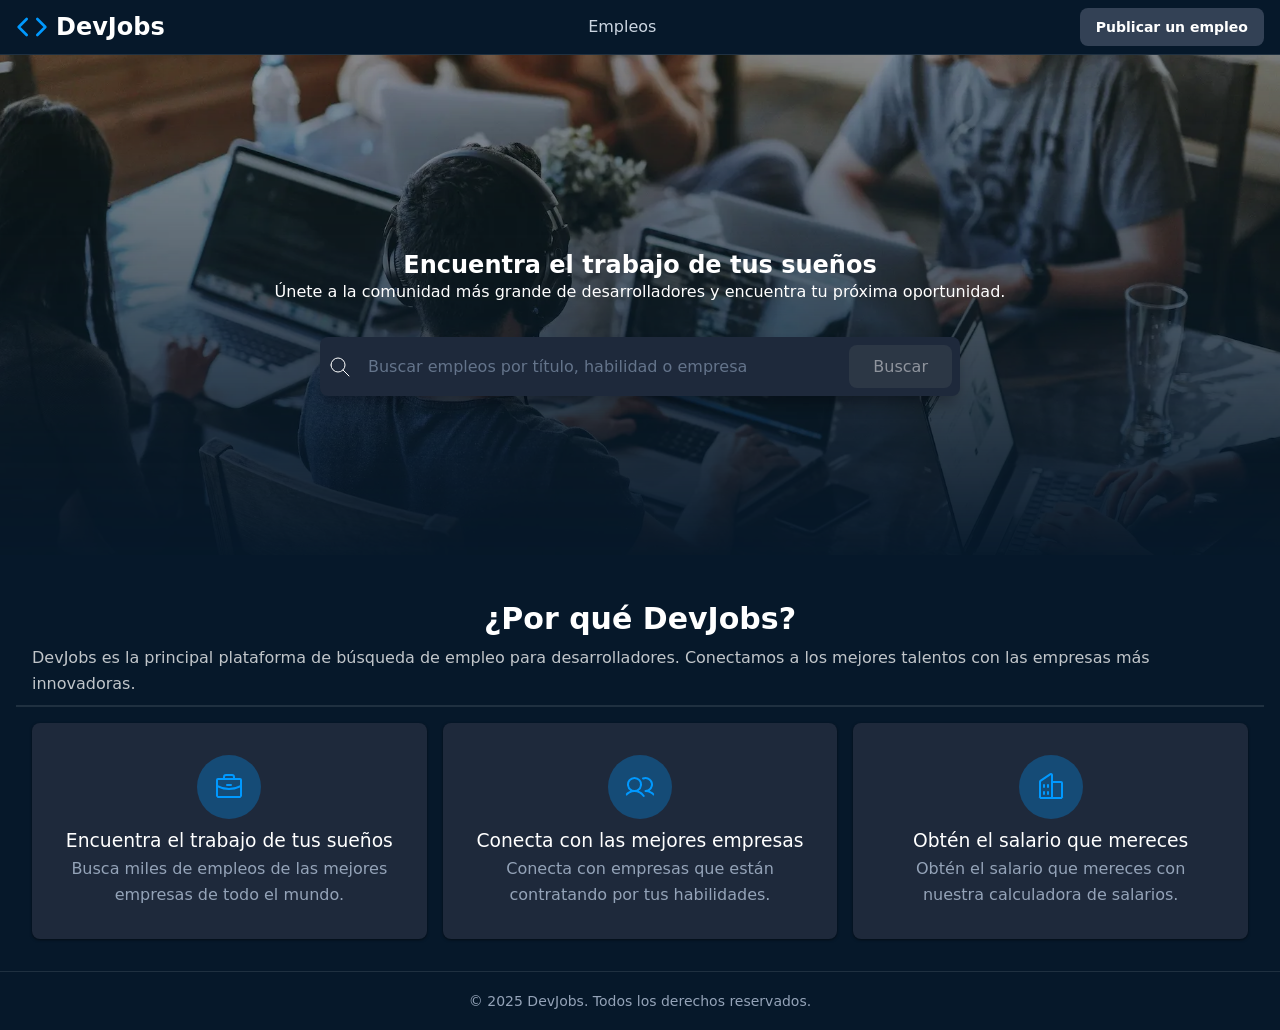
<file: 00-html-css/index.html>
<!DOCTYPE html>
<html lang="es">

<head>
  <title>DevJobs - Inicio</title>
  <meta charset="UTF-8" />
  <meta name="description" content="Encuentra las mejores ofertas de trabajo para desarrolladores en DevJobs.">

  <link rel="stylesheet" href="./styles.css" />
</head>

<body>
  <header>
    <h1>
      <svg fill="none" stroke="currentColor" stroke-linecap="round" stroke-linejoin="round" stroke-width="2"
        viewBox="0 0 24 24" xmlns="http://www.w3.org/2000/svg">
        <polyline points="16 18 22 12 16 6"></polyline>
        <polyline points="8 6 2 12 8 18"></polyline>
      </svg>
      DevJobs
    </h1>

    <nav>
      <!-- <a href="">
        Inicio
      </a> -->
      <a href="empleos.html">Empleos</a>
    </nav>

    <div>
      <a href="">Publicar un empleo</a>
      <!-- <a href="">Iniciar sesión</a> -->
    </div>
  </header>

  <main>
    <section>
      <img src="./background.webp" width="200" />

      <h1>Encuentra el trabajo de tus sueños</h1>

      <p>Únete a la comunidad más grande de desarrolladores y encuentra tu próxima oportunidad.</p>

      <form role="search">
        <div>
          <svg xmlns="http://www.w3.org/2000/svg" width="24" height="24" viewBox="0 0 24 24" fill="none"
            stroke="currentColor" stroke-width="1" stroke-linecap="round" stroke-linejoin="round"
            class="icon icon-tabler icons-tabler-outline icon-tabler-search">
            <path stroke="none" d="M0 0h24v24H0z" fill="none" />
            <path d="M10 10m-7 0a7 7 0 1 0 14 0a7 7 0 1 0 -14 0" />
            <path d="M21 21l-6 -6" />
          </svg>

          <input required type="text" placeholder="Buscar empleos por título, habilidad o empresa">

          <button disabled type="submit">Buscar</button>
        </div>
      </form>
    </section>

    <section>

      <header>
        <h2>¿Por qué DevJobs?</h2>
        <p>DevJobs es la principal plataforma de búsqueda de empleo para desarrolladores. Conectamos a los mejores
          talentos con las empresas más innovadoras.</p>
      </header>

      <footer>
        <article>
          <svg fill="currentColor" height="32" viewBox="0 0 256 256" width="32" xmlns="http://www.w3.org/2000/svg"
            aria-hidden="true">
            <path
              d="M216,56H176V48a24,24,0,0,0-24-24H104A24,24,0,0,0,80,48v8H40A16,16,0,0,0,24,72V200a16,16,0,0,0,16,16H216a16,16,0,0,0,16-16V72A16,16,0,0,0,216,56ZM96,48a8,8,0,0,1,8-8h48a8,8,0,0,1,8,8v8H96ZM216,72v41.61A184,184,0,0,1,128,136a184.07,184.07,0,0,1-88-22.38V72Zm0,128H40V131.64A200.19,200.19,0,0,0,128,152a200.25,200.25,0,0,0,88-20.37V200ZM104,112a8,8,0,0,1,8-8h32a8,8,0,0,1,0,16H112A8,8,0,0,1,104,112Z">
            </path>
          </svg>
          <h3>Encuentra el trabajo de tus sueños</h3>
          <p>Busca miles de empleos de las mejores empresas de todo el mundo.</p>
        </article>

        <article>
          <svg fill="currentColor" height="32" viewBox="0 0 256 256" width="32" xmlns="http://www.w3.org/2000/svg"
            aria-hidden="true">
            <path
              d="M117.25,157.92a60,60,0,1,0-66.5,0A95.83,95.83,0,0,0,3.53,195.63a8,8,0,1,0,13.4,8.74,80,80,0,0,1,134.14,0,8,8,0,0,0,13.4-8.74A95.83,95.83,0,0,0,117.25,157.92ZM40,108a44,44,0,1,1,44,44A44.05,44.05,0,0,1,40,108Zm210.14,98.7a8,8,0,0,1-11.07-2.33A79.83,79.83,0,0,0,172,168a8,8,0,0,1,0-16,44,44,0,1,0-16.34-84.87,8,8,0,1,1-5.94-14.85,60,60,0,0,1,55.53,105.64,95.83,95.83,0,0,1,47.22,37.71A8,8,0,0,1,250.14,206.7Z">
            </path>
          </svg>
          <h3>Conecta con las mejores empresas</h3>
          <p>Conecta con empresas que están contratando por tus habilidades.</p>
        </article>

        <article>
          <svg fill="currentColor" height="32" viewBox="0 0 256 256" width="32" xmlns="http://www.w3.org/2000/svg"
            aria-hidden="true">
            <path
              d="M240,208H224V96a16,16,0,0,0-16-16H144V32a16,16,0,0,0-24.88-13.32L39.12,72A16,16,0,0,0,32,85.34V208H16a8,8,0,0,0,0,16H240a8,8,0,0,0,0-16ZM208,96V208H144V96ZM48,85.34,128,32V208H48ZM112,112v16a8,8,0,0,1-16,0V112a8,8,0,1,1,16,0Zm-32,0v16a8,8,0,0,1-16,0V112a8,8,0,1,1,16,0Zm0,56v16a8,8,0,0,1-16,0V168a8,8,0,0,1,16,0Zm32,0v16a8,8,0,0,1-16,0V168a8,8,0,0,1,16,0Z">
            </path>
          </svg>
          <h3>Obtén el salario que mereces</h3>
          <p>Obtén el salario que mereces con nuestra calculadora de salarios.</p>
        </article>
      </footer>

    </section>
  </main>

  <footer>
    <small>&copy; 2025 DevJobs. Todos los derechos reservados.</small>
  </footer>

</body>

</html>
</file>
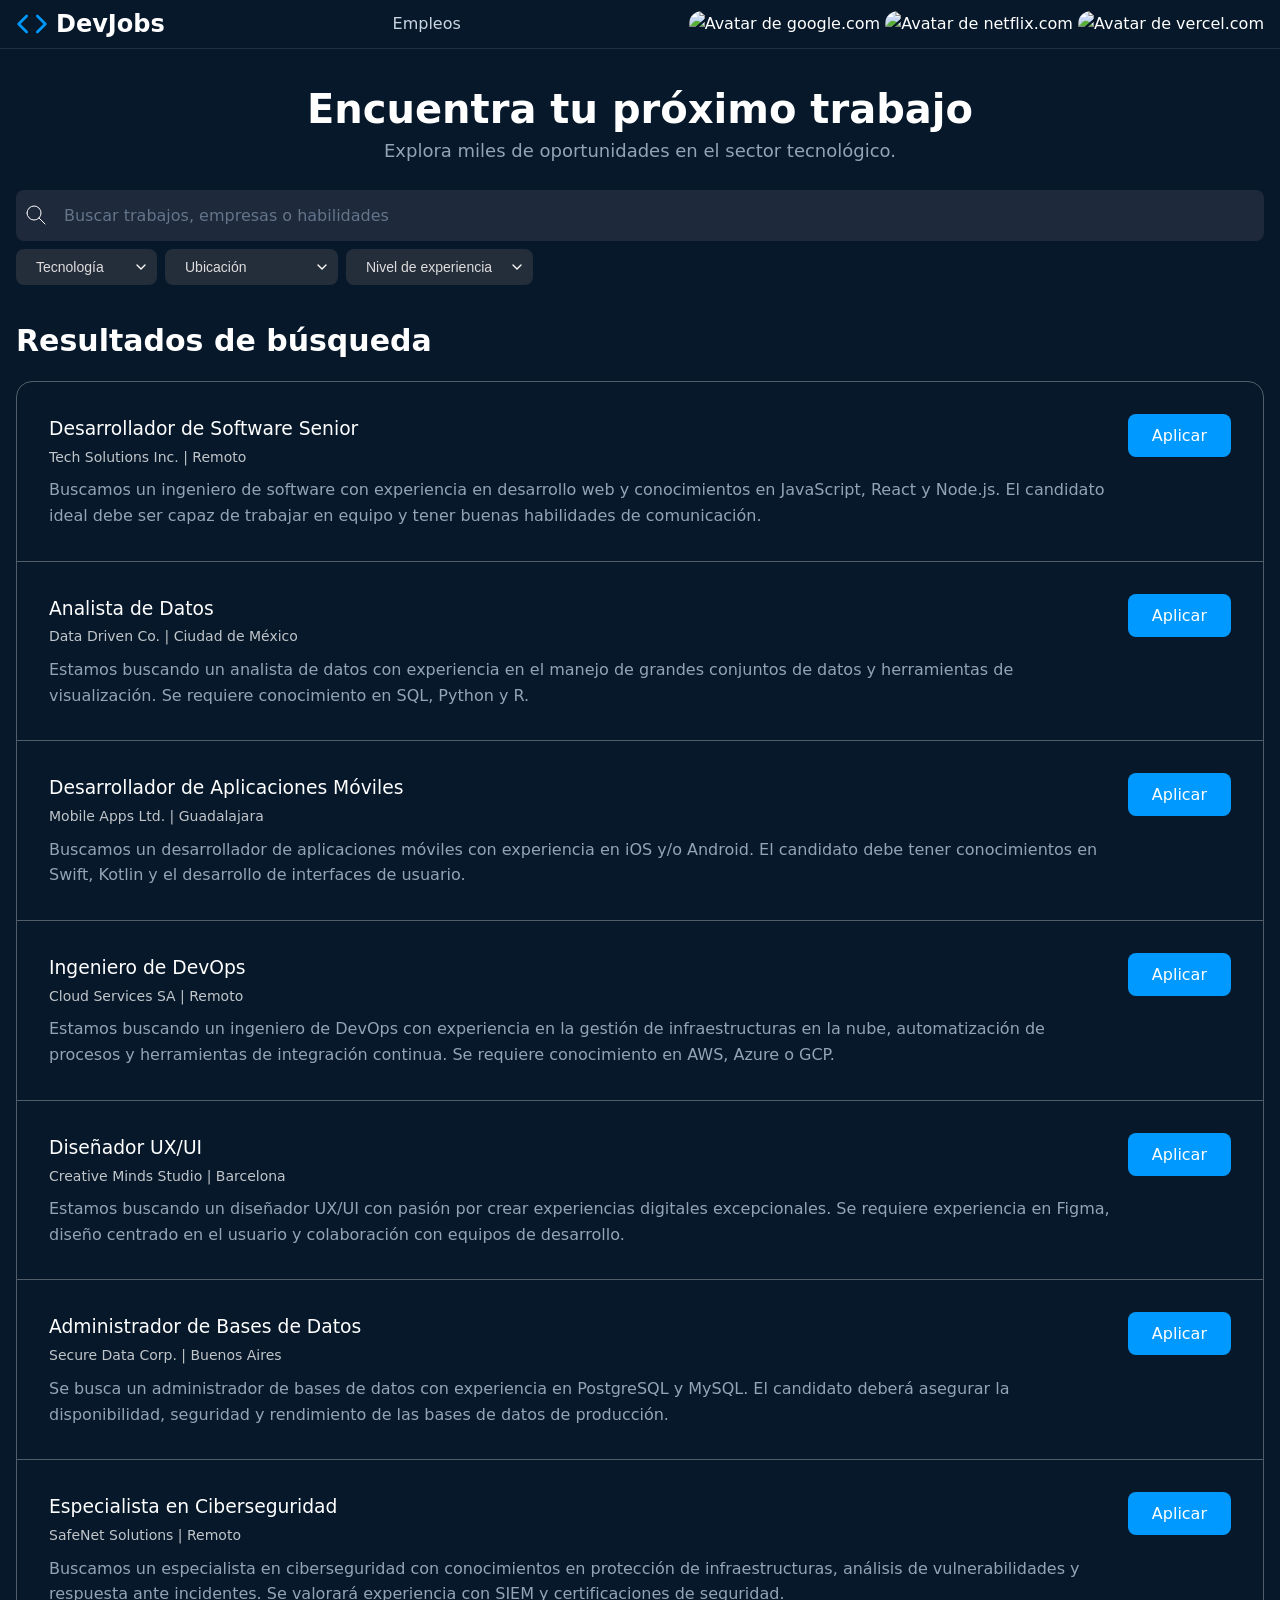
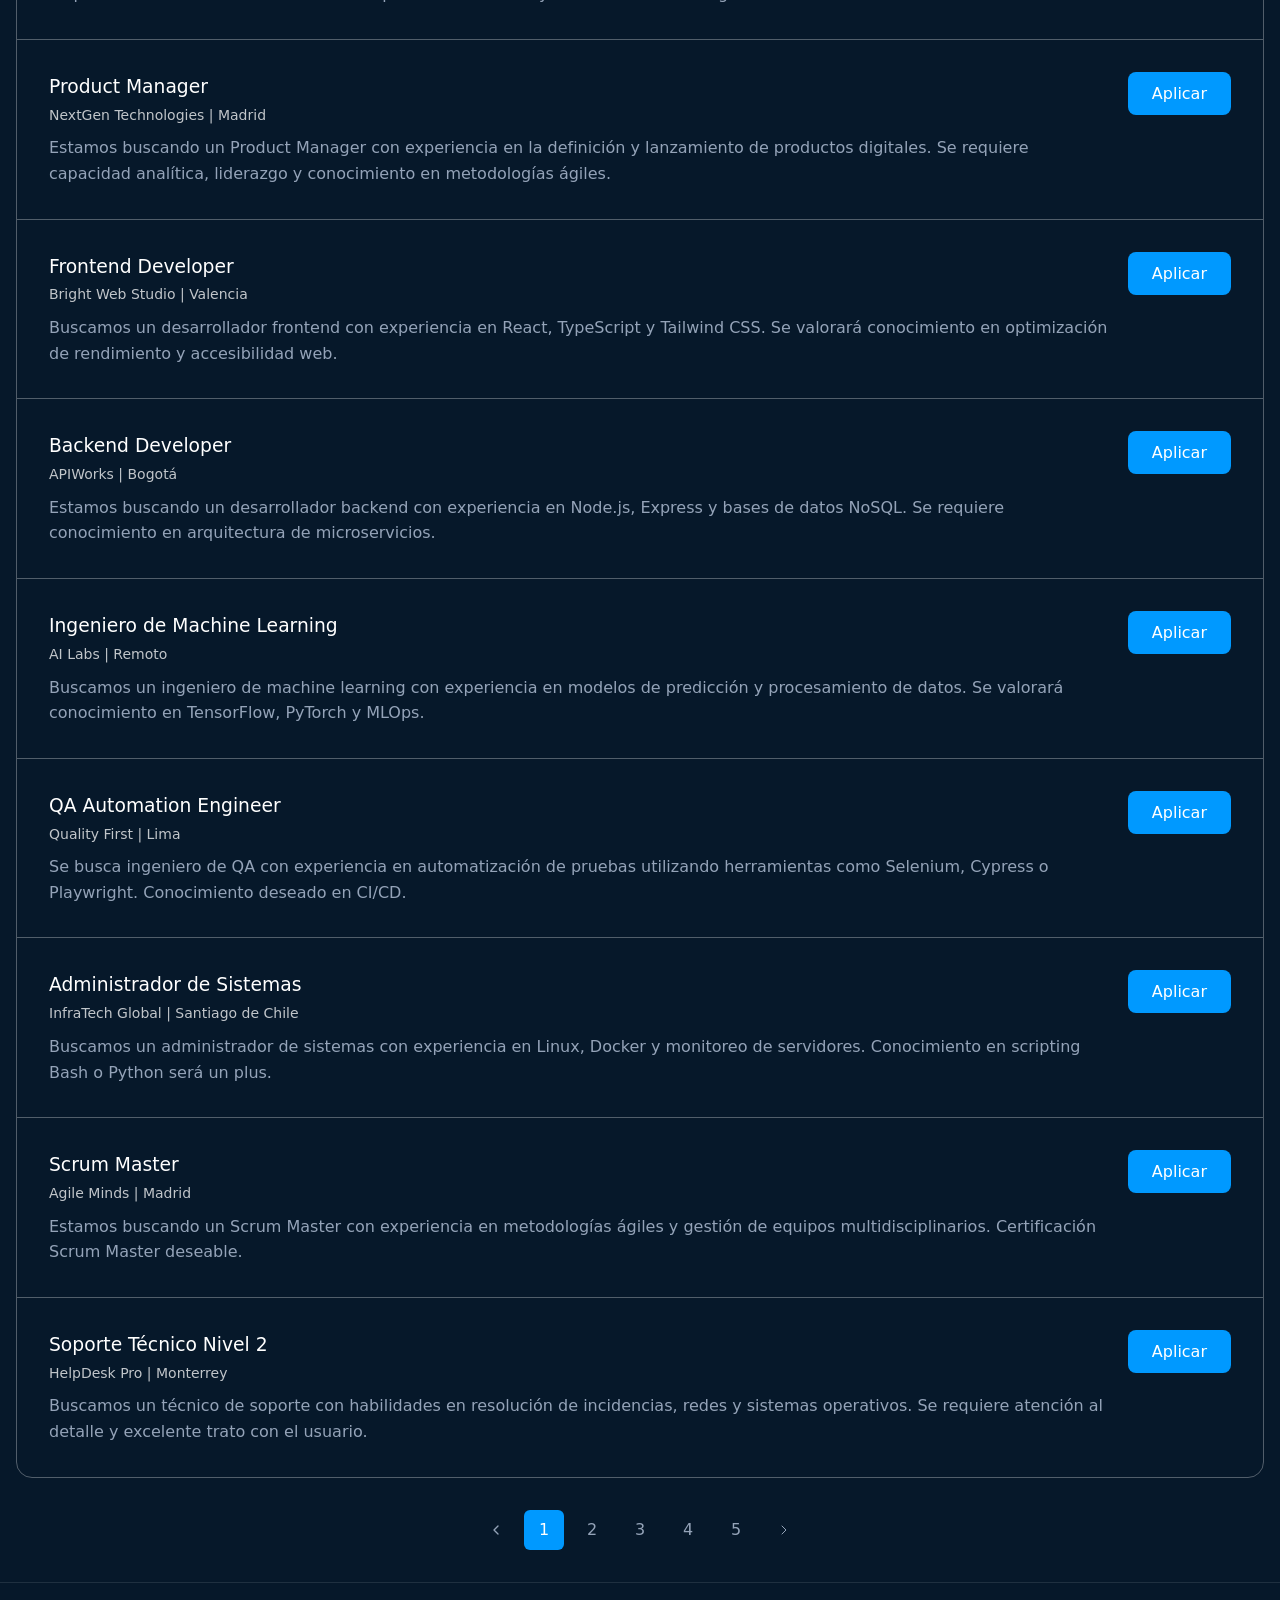
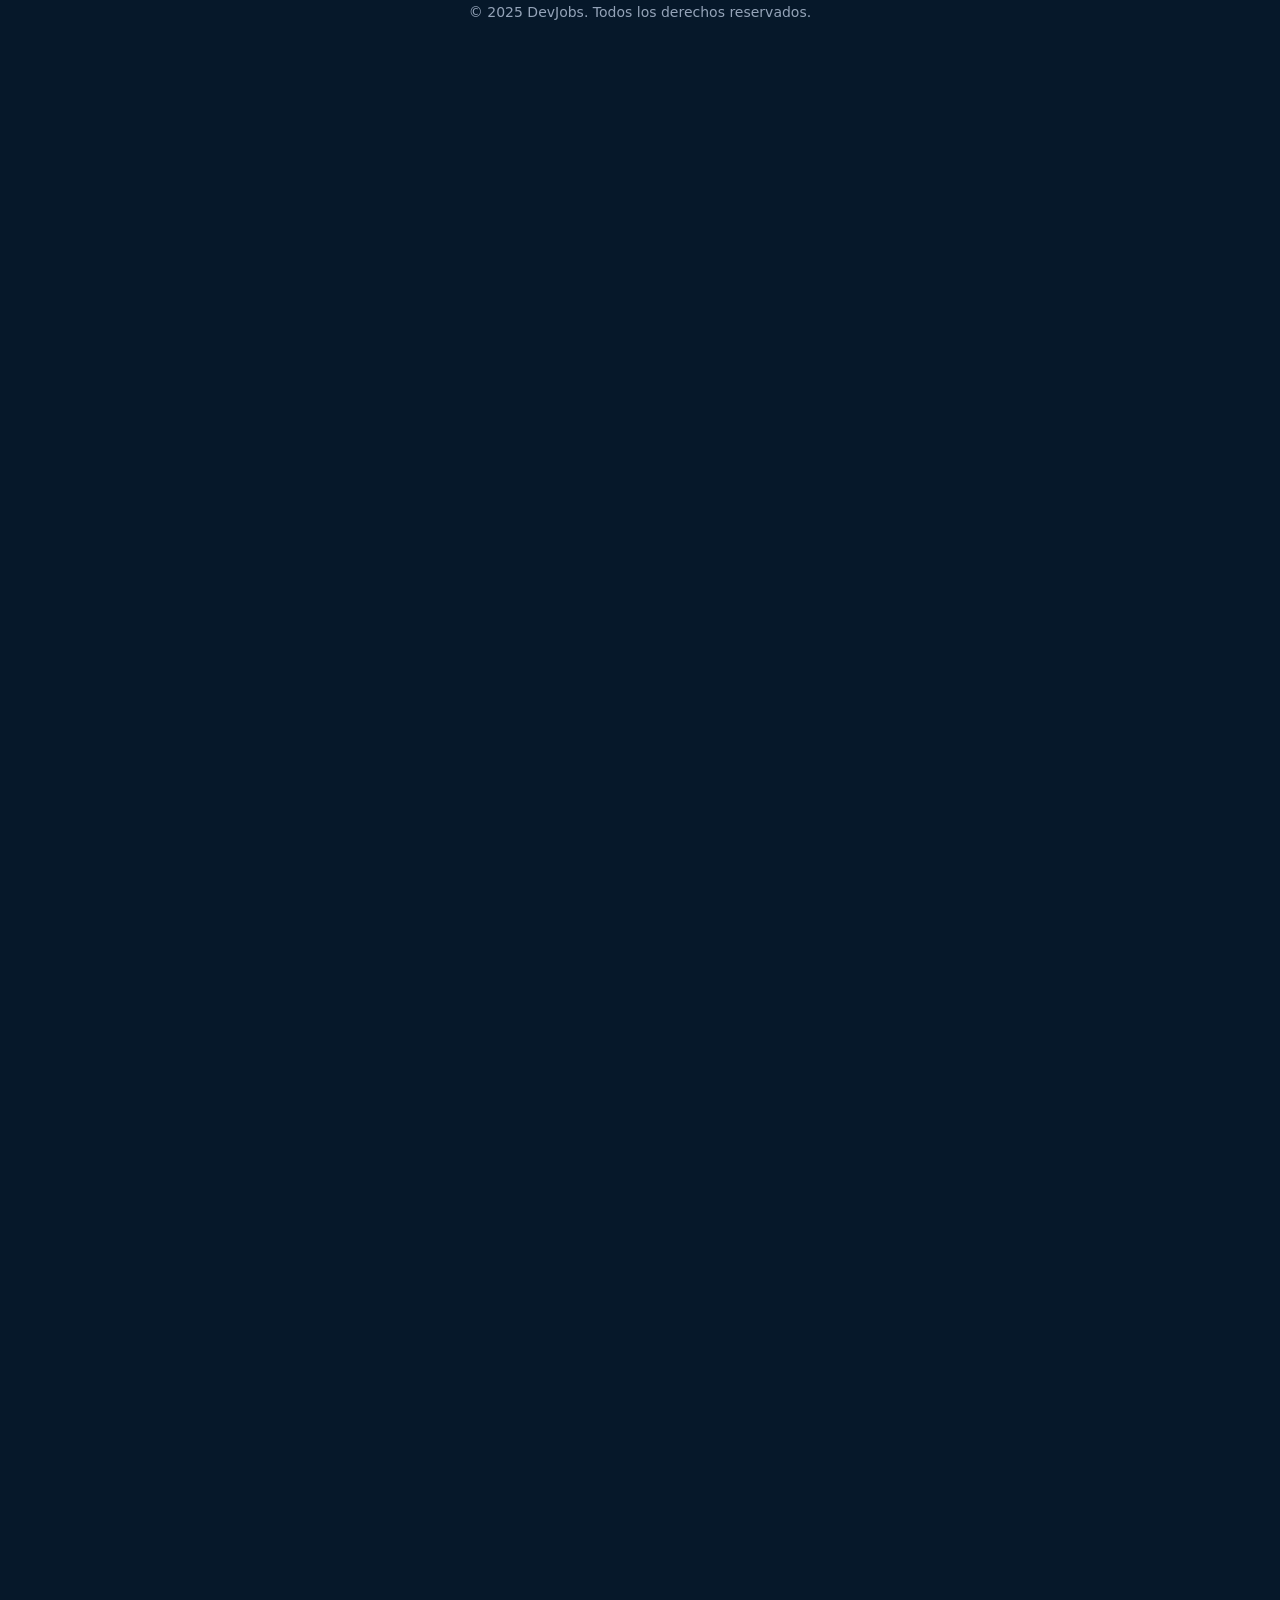
<file: 01-javascript/empleos.html>
<!DOCTYPE html>
<html lang="es">

<head>
  <title>DevJobs - Empleos</title>
  <meta charset="UTF-8" />
  <meta name="description" content="Listado con empleos y filtros para encontrar el trabajo de tus sueños.">

  <link rel="stylesheet" href="./styles.css" />

  <script type="module" src="./main.js"></script>
</head>

<body>
  <header>
    <h1>
      <svg fill="none" stroke="currentColor" stroke-linecap="round" stroke-linejoin="round" stroke-width="2"
        viewBox="0 0 24 24" xmlns="http://www.w3.org/2000/svg">
        <polyline points="16 18 22 12 16 6"></polyline>
        <polyline points="8 6 2 12 8 18"></polyline>
      </svg>
      DevJobs
    </h1>

    <nav>
      <!-- <a href="">
        Inicio
      </a> -->
      <a href="">Empleos</a>
    </nav>

    <div>
      <devjobs-avatar service="google" username="google.com" size="32">
      </devjobs-avatar>

      <devjobs-avatar service="google" username="netflix.com" size="32">
      </devjobs-avatar>

      <devjobs-avatar service="google" username="vercel.com" size="32">
      </devjobs-avatar>
    </div>
  </header>

  <main>
    <section class="jobs-search">
      <h1>Encuentra tu próximo trabajo</h1>
      <p>Explora miles de oportunidades en el sector tecnológico.</p>

      <form id="empleos-search-form" role="search">
        <div class="search-bar">
          <svg xmlns="http://www.w3.org/2000/svg" width="24" height="24" viewBox="0 0 24 24" fill="none"
            stroke="currentColor" stroke-width="1" stroke-linecap="round" stroke-linejoin="round"
            class="icon icon-tabler icons-tabler-outline icon-tabler-search">
            <path stroke="none" d="M0 0h24v24H0z" fill="none" />
            <path d="M10 10m-7 0a7 7 0 1 0 14 0a7 7 0 1 0 -14 0" />
            <path d="M21 21l-6 -6" />
          </svg>

          <input name="search" id="empleos-search-input" required type="text"
            placeholder="Buscar trabajos, empresas o habilidades">
        </div>

        <div class="search-filters">
          <select name="technology" id="filter-technology">
            <option value="">Tecnología</option>
            <optgroup label="Tecnologías populares">
              <option value="javascript">JavaScript</option>
              <option value="python">Python</option>
              <option value="react">React</option>
              <option value="nodejs">Node.js</option>
            </optgroup>
            <option value="java">Java</option>
            <hr />
            <option value="csharp">C#</option>
            <option value="c">C</option>
            <option value="c++">C++</option>
            <hr />
            <option value="ruby">Ruby</option>
            <option value="php">PHP</option>
          </select>

          <select name="location" id="filter-location">
            <option value="">Ubicación</option>
            <option value="remoto">Remoto</option>
            <option value="cdmx">Ciudad de México</option>
            <option value="guadalajara">Guadalajara</option>
            <option value="monterrey">Monterrey</option>
            <option value="barcelona">Barcelona</option>
          </select>

          <select name="experience-level" id="filter-experience-level">
            <option value="">Nivel de experiencia</option>
            <option value="junior">Junior</option>
            <option value="mid">Mid-level</option>
            <option value="senior">Senior</option>
            <option value="lead">Lead</option>
          </select>
        </div>
      </form>

      <span id="filter-selected-value"></span>
    </section>

    <section>
      <h2>Resultados de búsqueda</h2>

      <div class="jobs-listings">
        <!-- Aquí se insertan los empleos dinámicamente -->
      </div>

      <nav class="pagination">
        <a href="#"><svg width="16" height="16" viewBox="0 0 24 24" fill="none" stroke="currentColor" stroke-width="2"
            stroke-linecap="round" stroke-linejoin="round">
            <path stroke="none" d="M0 0h24v24H0z" fill="none" />
            <path d="M15 6l-6 6l6 6" />
          </svg></a>
        <a class="is-active" href="#">1</a>
        <a href="#">2</a>
        <a href="#">3</a>
        <a href="#">4</a>
        <a href="#">5</a>
        <a href="#"><svg width="16" height="16" viewBox="0 0 24 24" fill="none" stroke="currentColor" stroke-width="1.5"
            stroke-linecap="round" stroke-linejoin="round"
            class="icon icon-tabler icons-tabler-outline icon-tabler-chevron-right">
            <path stroke="none" d="M0 0h24v24H0z" fill="none" />
            <path d="M9 6l6 6l-6 6" />
          </svg></a>
      </nav>
    </section>
  </main>

  <footer style="padding-bottom: 2000px;">
    <small>&copy; 2025 DevJobs. Todos los derechos reservados.</small>
  </footer>
</body>

</html>
</file>
<file: 00-html-css/styles.css>
* {
  margin: 0;
  padding: 0;
  box-sizing: border-box;
}






:root {
  --primary: #3b4550;
  --primary-dark: #0a3d66;
  --primary-hover: #0d5ba8;
  --primary-light: #09f;
  --background: #06182a;
  --text-primary: #ffffff;
  --text-secondary: #cbd5e1;
  --text-muted: #94a3b8;
  --border: rgba(255, 255, 255, 0.1);
  --card-bg: #1e293b;
  --shadow: rgba(0, 0, 0, 0.3);
  --input-bg: #1e293b;
  --hsla-example: hsla(210, 100%, 56%, 1);
}










@font-face {
  font-family: 'Inter Variable';
  font-style: normal;
  font-display: swap;
  font-weight: 100 900;
  src: url(https://cdn.jsdelivr.net/fontsource/fonts/inter:vf@latest/latin-wght-normal.woff2) format('woff2-variations');
  unicode-range: U+0000-00FF,U+0131,U+0152-0153,U+02BB-02BC,U+02C6,U+02DA,U+02DC,U+0304,U+0308,U+0329,U+2000-206F,U+20AC,U+2122,U+2191,U+2193,U+2212,U+2215,U+FEFF,U+FFFD;
}










body {
  font-family: system-ui;
  background-color: var(--background);
  color: var(--text-primary);
  min-height: 100vh;
  display: flex;
  flex-direction: column;
  line-height: 1.6;
}













/* Títulos principales */
h1 {
  font-size: 1.5rem;
  line-height: 1.2;
  text-wrap: balance;
  display: flex;
  align-items: center;
  gap: 0.5rem;

  svg {
    width: 2rem;
    height: 2rem;
    color: var(--primary-light);
  }
}

h1 + p {
  text-wrap: balance;
  margin-bottom: 2rem
}

/* Header */
header {
  border-bottom: 1px solid var(--border);
  background: var(--background);
  padding: .5rem 1rem;
  display: flex;
  align-items: center;
  justify-content: space-between;
  gap: 2rem;

  h2 {
    font-size: 1.25rem;
    font-weight: 700;
    color: var(--text-primary);
  }
}

/* Navegación del header a otras páginas */
nav {
  align-items: center;
  gap: 1rem;
  display: flex;

  a {
    text-decoration: none;
    color: var(--text-secondary);
    transition: color 0.2s;
    font-weight: 500;

    &:hover, &:focus {
      color: var(--primary);
      outline: none;
    }
  }
}

/* Botones del Header */
header div a {
  padding: 0.5rem 1rem;
  border-radius: 0.5rem;
  background-color: #334155;
  color: var(--text-primary);
  display: inline-block;
  font-size: 0.875rem;
  font-weight: 700;
  text-decoration: none;
  /* TODO */
}

/* Hero */
main > section:nth-child(1) {
  height: 500px;
  text-align: center;
  display: flex;
  flex-direction: column;
  justify-content: center;
  align-items: center;

  h1 {
    padding-top: 36px;
  }

  & > img {
    position: absolute;
    width: 100%;
    height: 100%;
    object-fit: cover;
    z-index: -1;
    left: 0;
    right: 0;
    mask-image: linear-gradient(to bottom, rgba(16, 25, 34, 1) 5%, rgba(16, 25, 34, 0) 80%);
  }
}

/* Formulario de Búsqueda */
form {
  max-width: 42rem;
  width: 100%;
  margin: 0 auto;
  padding-inline: 1rem;
}

form > div {
  display: flex;
  align-items: center;
  background-color: var(--input-bg);
  border-radius: 0.5rem;
  box-shadow: 0 10px 15px -3px var(--shadow);
  padding: 0.5rem;
  gap: 0.5rem;
}

form span {
  padding-left: 0.75rem;
  color: var(--text-muted);
  display: flex;
  align-items: center;
  flex-shrink: 0;
}

form input[type="text"] {
  flex: 1;
  background: transparent;
  border: none;
  outline: none;
  color: var(--text-primary);
  padding: 0.75rem 0.5rem;
  font-size: 1rem;
  font-family: inherit;
}

form input[type="text"]::placeholder {
  color: #64748b;
}

button {
  padding: 0.75rem 1.5rem;
  border-radius: 0.5rem;
  background-color: var(--primary);
  color: white;
  font-weight: 400;
  border: none;
  cursor: pointer;
  transition: all 0.2s;
  font-family: inherit;
  font-size: 1rem;
  white-space: nowrap;

  &:hover, /* pseudo-clase que significa que el ratón está encima */
  &:focus { /* pseudo-clase que significa que el elemento tiene el foco */
    background-color: var(--primary-hover);
    outline: 2px solid white;
    outline-offset: 2px;
  }

  &:active { 
    transform: scale(0.90)
  }

  &:disabled {
    opacity: .5;
    pointer-events: none;
  }
}

/* Features Section */
main > section:nth-child(2) {
  padding-inline: 1rem;
  background-color: var(--background);
  padding-top: 2rem;

  & > header {
    gap: 2px;
    flex-direction: column;

    h2 {
      margin-bottom: 0;
    }

    p {
      opacity: .75;
    }
  }

  & > div {
    max-width: 1280px;
    margin: 0 auto;
  }
}

main > section:nth-child(2) h2 {
  font-size: 1.875rem;
  font-weight: 700;
  color: var(--text-primary);
  margin-bottom: 1rem;
}

main > section:nth-child(2) > div > div:first-child > p {
  font-size: 1.125rem;
  color: var(--text-muted);
  max-width: 42rem;
  margin: 0 auto;
}

/* Grid de Features */
main > section:nth-child(2) footer {
  display: grid;
  grid-template-columns: repeat(auto-fit, minmax(280px, 1fr));
  gap: 16px
}

/* Feature Cards */
/* article {
  background-color: var(--card-bg);
  padding: 2rem;
  margin-bottom: 16px;
  border-radius: 0.5rem;                   
  box-shadow: 0px 1px 3px 0 var(--shadow); 

  svg {
    color: var(--primary-light);          
    background: rgba(0, 153, 255, 0.3);  
    border-radius: 9999px;               
    width: 64px;                         
    height: 64px;                        
    padding: 16px;                       
  }

  h3 {
    font-weight: 500;
  }

  p {
    color: var(--text-muted);
  }
} */

/* Footer */
footer {
  background-color: var(--background);
  border-top: 1px solid var(--border);
  text-align: center;
  padding: 16px;

  small {
    color: var(--text-muted);
    font-size: 0.875rem;
  }
}

article {
  background-color: var(--card-bg);
  padding: 2rem;
  margin-bottom: 16px;
  border-radius: 0.5rem;
  box-shadow: 0px 1px 3px 0px rgba(0, 0, 0, 0.5);

  svg {
    color: var(--primary-light);
    background: rgba(0, 153, 255, .3);
    width: 64px;
    height: 64px;
    border-radius: 100%;
    padding: 16px;
  }

  p {
    color: var(--text-muted);
  }

  h3 {
    font-weight: 500;
  }
}
</file>
<file: 01-javascript/styles.css>
* {
  margin: 0;
  padding: 0;
  box-sizing: border-box;
}






:root {
  --primary: #3b4550;
  --primary-dark: #0a3d66;
  --primary-hover: #0d5ba8;
  --primary-light: #09f;
  --background: #06182a;
  --text-primary: #ffffff;
  --text-secondary: #cbd5e1;
  --text-muted: #94a3b8;
  --border: rgba(255, 255, 255, 0.1);
  --card-bg: #1e293b;
  --shadow: rgba(0, 0, 0, 0.3);
  --input-bg: #1e293b;
  --hsla-example: hsla(210, 100%, 56%, 1);
}










@font-face {
  font-family: 'Inter Variable';
  font-style: normal;
  font-display: swap;
  font-weight: 100 900;
  src: url(https://cdn.jsdelivr.net/fontsource/fonts/inter:vf@latest/latin-wght-normal.woff2) format('woff2-variations');
  unicode-range: U+0000-00FF,U+0131,U+0152-0153,U+02BB-02BC,U+02C6,U+02DA,U+02DC,U+0304,U+0308,U+0329,U+2000-206F,U+20AC,U+2122,U+2191,U+2193,U+2212,U+2215,U+FEFF,U+FFFD;
}










body {
  font-family: system-ui;
  background-color: var(--background);
  color: var(--text-primary);
  min-height: 100vh;
  display: flex;
  flex-direction: column;
  line-height: 1.6;
}



select {
  padding: 0.625rem 1.25rem;
  background-color: #242d3a;
  border: 0;
  border-radius: 0.5rem;
  font-size: 0.875rem;
  color: #ddd;
  cursor: pointer;
  transition: all 0.2s;
  appearance: none;
  background-image: url("data:image/svg+xml,%3Csvg xmlns='http://www.w3.org/2000/svg' width='16' height='16' viewBox='0 0 24 24' fill='none' stroke='white' stroke-width='2' stroke-linecap='round' stroke-linejoin='round'%3E%3Cpolyline points='6 9 12 15 18 9'/%3E%3C/svg%3E");
  background-repeat: no-repeat;
  background-position: right 0.5rem center;
  padding-right: 2.5rem;

  &:hover {
    background-color: var(--primary-hover);
    color: white;
  }

  &:focus {
    outline: 2px solid #1173d4;
    outline-offset: 2px;
  }
}









/* Títulos principales */
h1 {
  font-size: 1.5rem;
  line-height: 1.2;
  text-wrap: balance;
  display: flex;
  align-items: center;
  gap: 0.5rem;

  svg {
    width: 2rem;
    height: 2rem;
    color: var(--primary-light);
  }
}

h1 + p {
  text-wrap: balance;
  margin-bottom: 2rem
}

/* Header */
header {
  border-bottom: 1px solid var(--border);
  background: var(--background);
  padding: .5rem 1rem;
  display: flex;
  align-items: center;
  justify-content: space-between;
  gap: 2rem;

  h2 {
    font-size: 1.25rem;
    font-weight: 700;
    color: var(--text-primary);
  }
}

/* Navegación del header a otras páginas */
nav {
  align-items: center;
  gap: 1rem;
  display: flex;

  a {
    text-decoration: none;
    color: var(--text-secondary);
    transition: color 0.2s;
    font-weight: 500;

    &:hover, &:focus {
      color: var(--primary);
      outline: none;
    }
  }
}

/* Botones del Header */
header div a {
  padding: 0.5rem 1rem;
  border-radius: 0.5rem;
  background-color: #334155;
  color: var(--text-primary);
  display: inline-block;
  font-size: 0.875rem;
  font-weight: 700;
  text-decoration: none;
  /* TODO */
}

/* Hero */
main > section:nth-child(1) {
  height: 500px;
  text-align: center;
  display: flex;
  flex-direction: column;
  justify-content: center;
  align-items: center;

  h1 {
    padding-top: 36px;
  }

  & > img {
    position: absolute;
    width: 100%;
    height: 100%;
    object-fit: cover;
    z-index: -1;
    left: 0;
    right: 0;
    mask-image: linear-gradient(to bottom, rgba(16, 25, 34, 1) 5%, rgba(16, 25, 34, 0) 80%);
  }
}

/* Formulario de Búsqueda */
form {
  max-width: 42rem;
  width: 100%;
  margin: 0 auto;
  padding-inline: 1rem;
}

form > div {
  display: flex;
  align-items: center;
  background-color: var(--input-bg);
  border-radius: 0.5rem;
  box-shadow: 0 10px 15px -3px var(--shadow);
  padding: 0.5rem;
  gap: 0.5rem;
}

form span {
  padding-left: 0.75rem;
  color: var(--text-muted);
  display: flex;
  align-items: center;
  flex-shrink: 0;
}

form input[type="text"] {
  flex: 1;
  background: transparent;
  border: none;
  outline: none;
  color: var(--text-primary);
  padding: 0.75rem 0.5rem;
  font-size: 1rem;
  font-family: inherit;
}

form input[type="text"]::placeholder {
  color: #64748b;
}

button {
  padding: 0.75rem 1.5rem;
  border-radius: 0.5rem;
  background-color: var(--primary);
  color: white;
  font-weight: 400;
  border: none;
  cursor: pointer;
  transition: all 0.2s;
  font-family: inherit;
  font-size: 1rem;
  white-space: nowrap;

  &:hover, /* pseudo-clase que significa que el ratón está encima */
  &:focus { /* pseudo-clase que significa que el elemento tiene el foco */
    background-color: var(--primary-hover);
    outline: 2px solid white;
    outline-offset: 2px;
  }

  &:active { 
    transform: scale(0.90)
  }

  &:disabled {
    opacity: .5;
    pointer-events: none;
  }
}

/* Features Section */
main > section:nth-child(2) {
  padding-inline: 1rem;
  background-color: var(--background);
  padding-top: 2rem;

  & > header {
    gap: 2px;
    flex-direction: column;

    h2 {
      margin-bottom: 0;
    }

    p {
      opacity: .75;
    }
  }

  & > div {
    max-width: 1280px;
    margin: 0 auto;
  }
}

main > section:nth-child(2) h2 {
  font-size: 1.875rem;
  font-weight: 700;
  color: var(--text-primary);
  margin-bottom: 1rem;
}

main > section:nth-child(2) > div > div:first-child > p {
  font-size: 1.125rem;
  color: var(--text-muted);
  max-width: 42rem;
  margin: 0 auto;
}

/* Grid de Features */
main > section:nth-child(2) footer {
  display: grid;
  grid-template-columns: repeat(auto-fit, minmax(280px, 1fr));
  gap: 16px
}

/* Feature Cards */
/* article {
  background-color: var(--card-bg);
  padding: 2rem;
  margin-bottom: 16px;
  border-radius: 0.5rem;                   
  box-shadow: 0px 1px 3px 0 var(--shadow); 

  svg {
    color: var(--primary-light);          
    background: rgba(0, 153, 255, 0.3);  
    border-radius: 9999px;               
    width: 64px;                         
    height: 64px;                        
    padding: 16px;                       
  }

  h3 {
    font-weight: 500;
  }

  p {
    color: var(--text-muted);
  }
} */

/* Footer */
footer {
  background-color: var(--background);
  border-top: 1px solid var(--border);
  text-align: center;
  padding: 16px;

  small {
    color: var(--text-muted);
    font-size: 0.875rem;
  }
}

article {
  background-color: var(--card-bg);
  padding: 2rem;
  margin-bottom: 16px;
  border-radius: 0.5rem;
  box-shadow: 0px 1px 3px 0px rgba(0, 0, 0, 0.5);

  svg {
    color: var(--primary-light);
    background: rgba(0, 153, 255, .3);
    width: 64px;
    height: 64px;
    border-radius: 100%;
    padding: 16px;
  }

  p {
    color: var(--text-muted);
  }

  h3 {
    font-weight: 500;
  }
}

/* Jobs Search */
.jobs-search {
  margin: 0;
  padding: 0;
  height: auto !important;

  h1 {
    font-size: 2.5rem;
    margin-bottom: .25rem;
  }

  p {
    font-size: 1.125rem;
    color: var(--text-muted);
    margin-bottom: 1.5rem;
  }

  .search-bar {
    background: var(--input-bg);
    padding: .25rem .5rem;
  }

  .search-filters {
    display: flex;
    flex-wrap: wrap;
    margin-top: .5rem;
  }

  form {
    width: 100%;
    max-width: 1280px;
  }

  form div {
    background: none;
    box-shadow: none;
    padding: 0;
  }
}

.jobs-listings {
  border: 1px solid rgba(255, 255, 255, .3);
  border-radius: 1rem;

  .job-listing-card {
    background: none;
    box-shadow: none;
    border-radius: 0;
    border-bottom: 1px solid rgba(255, 255, 255, .3);
    margin: 0;

    display: flex; /* valor original */
    align-items: start;
    gap: 1rem;

    &.is-hidden {
      display: none;
    }

    small {
      font-size: .875rem;
      opacity: .75;
    }

    p {
      margin-top: 0.5rem
    }

    &:last-child {
      border-bottom: none;
    }
  }
}

.pagination {
  display: flex;
  justify-content: center;
  gap: 0.5rem;
  margin-block: 2rem;

  a {
    display: flex;
    align-items: center;
    justify-content: center;
    width: 2.5rem;
    height: 2.5rem;
    text-decoration: none;
    color: var(--text-muted);
    border-radius: 0.375rem;
    transition: all .3s;

    &:hover, &:focus {
      background-color: #fff;
    }

    &:active {
      transform: scale(0.90);
    }

    &.is-active {
      background-color: var(--primary-light);
      color: white;
      pointer-events: none;
    }
  }
}

.button-apply-job {
  background: #09f;

  &.is-applied {
    background: #4caf50;
    pointer-events: none;
  }
}
</file>
